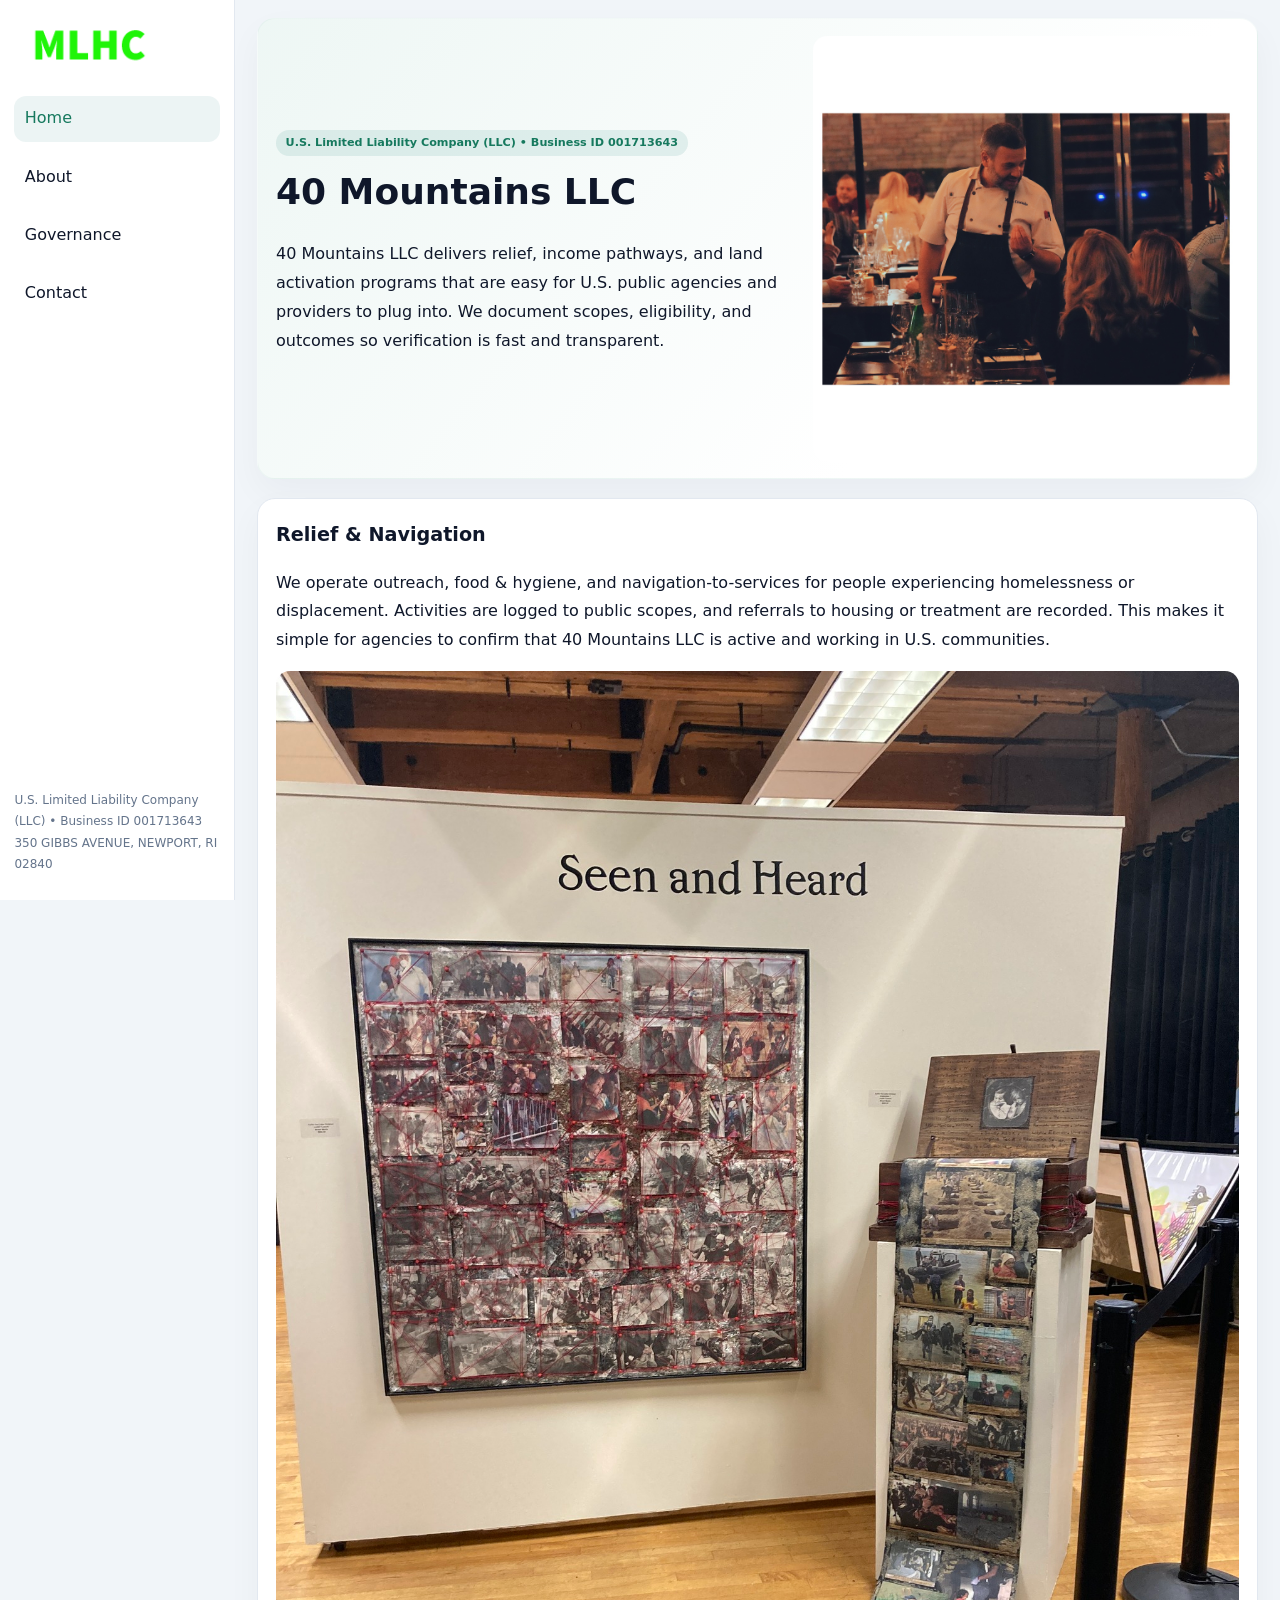
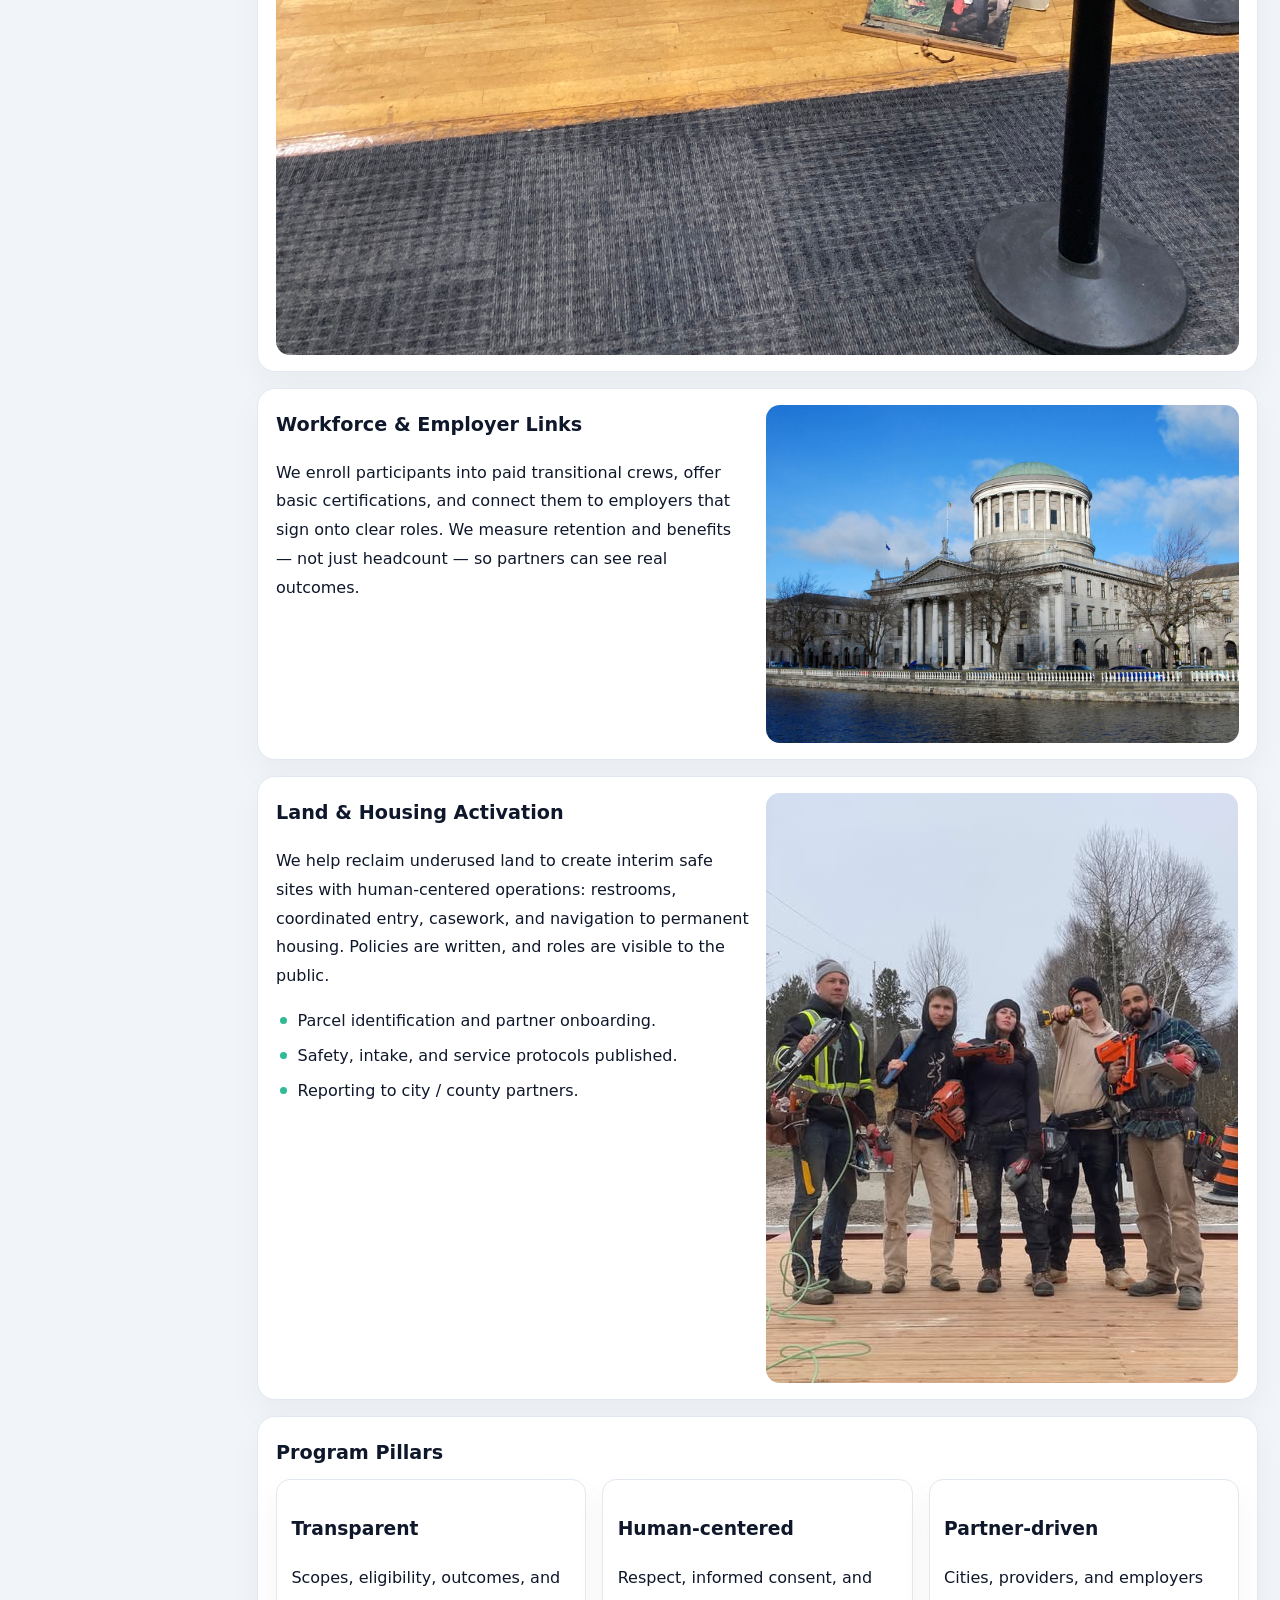
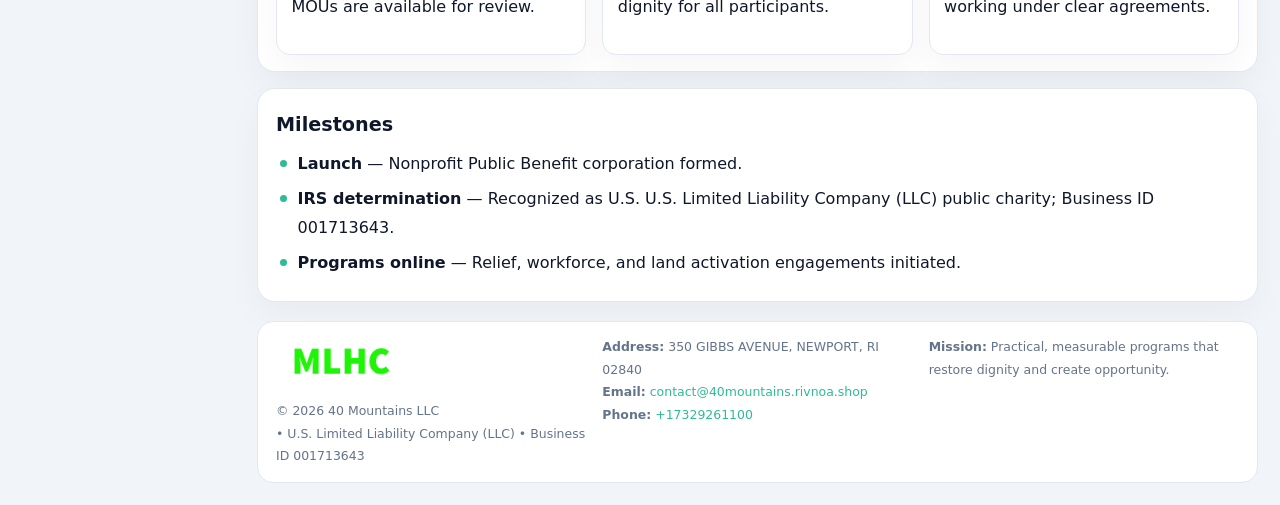
<file: index.html>
<!doctype html><html lang="en"><head>
<meta charset="utf-8">
<meta name="viewport" content="width=device-width,initial-scale=1">
<title>40 Mountains LLC – Nonprofit • 2025</title>
<link rel="stylesheet" href="assets/styles.css">
<link rel="icon" href="images/logo.png">
<meta name="data-ein" content="001713643">
<meta name="data-name" content="40 Mountains LLC">
<meta name="data-email" content="contact@40mountains.rivnoa.shop">
<meta name="data-phone" content="+17329261100">
<meta name="data-address" content="350 GIBBS AVENUE, NEWPORT, RI 02840">
<meta name="data-map" content="350+GIBBS+AVENUE,+NEWPORT,+RI+02840">
  <meta name="description" content="Dedicated to community services, education, and direct relief, 40 Mountains LLC collaborates with neighbors and partners to deliver practical help and long-term impact.">
<meta name="facebook-domain-verification" content="dlhvo89m66dfou7xmnsnfgwvn96cnf" />
</head><body>
<div style="position:absolute;left:-9999px;top:-9999px;opacity:0" data-uniq="{{UNIQUE_BLOB}}">
  <span>Dedicated to community services, education, and direct relief, 40 Mountains LLC collaborates with neighbors and partners to deliver practical help and long-term impact.</span><svg width="12" height="12" viewBox="0 0 12 12" xmlns="http://www.w3.org/2000/svg"><circle cx="6" cy="6" r="5" fill="#2b6cb0"/></svg><img src="images/jobs.jpg" width="1" height="1" alt="" loading="lazy"/>
</div>

<div class="layout">
  <aside>
    <div class="c3d0b016eee"><a href="index.html"><img src="images/logo.png" alt="40 Mountains LLC"></a></div>
    <a class="navlink active" href="index.html">Home</a>
    <a class="navlink" href="about.html">About</a>
    <a class="navlink" href="governance.html">Governance</a>
    <a class="navlink" href="contact.html">Contact</a>
    <div class="info">
      U.S. Limited Liability Company (LLC) • Business ID 001713643<br>
      350 GIBBS AVENUE, NEWPORT, RI 02840
    </div>
  </aside>

  <main>
    <section class="c5e6ad5aaf5">
      <div>
        <span class="cc90acf0241">U.S. Limited Liability Company (LLC) • Business ID 001713643</span>
        <h1>40 Mountains LLC</h1>
        <p class="cd4289cf2c3">40 Mountains LLC delivers relief, income pathways, and land activation programs that are easy for U.S. public agencies and providers to plug into. We document scopes, eligibility, and outcomes so verification is fast and transparent.</p>
      </div>
      <img src="images/hero.jpg" alt="Community program">
    </section>

    <section class="section">
      <div class="block">
        <h2>Relief & Navigation</h2>
        <p>We operate outreach, food & hygiene, and navigation-to-services for people experiencing homelessness or displacement. Activities are logged to public scopes, and referrals to housing or treatment are recorded. This makes it simple for agencies to confirm that 40 Mountains LLC is active and working in U.S. communities.</p>
        <img src="images/relief.jpg" alt="Relief" style="margin-top:.8rem">
      </div>

      <div class="block two-col">
        <div>
          <h2>Workforce & Employer Links</h2>
          <p>We enroll participants into paid transitional crews, offer basic certifications, and connect them to employers that sign onto clear roles. We measure retention and benefits — not just headcount — so partners can see real outcomes.</p>
        </div>
        <div>
          <img src="images/jobs.jpg" alt="Jobs">
        </div>
      </div>

      <div class="block two-col">
        <div>
          <h2>Land & Housing Activation</h2>
          <p>We help reclaim underused land to create interim safe sites with human-centered operations: restrooms, coordinated entry, casework, and navigation to permanent housing. Policies are written, and roles are visible to the public.</p>
          <ul class="timeline">
            <li>Parcel identification and partner onboarding.</li>
            <li>Safety, intake, and service protocols published.</li>
            <li>Reporting to city / county partners.</li>
          </ul>
        </div>
        <div>
          <img src="images/land.jpg" alt="Land activation">
        </div>
      </div>

      <div class="block">
        <h2>Program Pillars</h2>
        <div class="cards">
          <article class="cbbf170a548">
            <h3>Transparent</h3>
            <p>Scopes, eligibility, outcomes, and MOUs are available for review.</p>
          </article>
          <article class="cbbf170a548">
            <h3>Human-centered</h3>
            <p>Respect, informed consent, and dignity for all participants.</p>
          </article>
          <article class="cbbf170a548">
            <h3>Partner-driven</h3>
            <p>Cities, providers, and employers working under clear agreements.</p>
          </article>
        </div>
      </div>

      <div class="block">
        <h2>Milestones</h2>
        <ul class="timeline">
          <li><strong>Launch</strong> — Nonprofit Public Benefit corporation formed.</li>
          <li><strong>IRS determination</strong> — Recognized as U.S. U.S. Limited Liability Company (LLC) public charity; Business ID 001713643.</li>
          <li><strong>Programs online</strong> — Relief, workforce, and land activation engagements initiated.</li>
        </ul>
      </div>
    </section>

    <footer>
      <div class="footer-grid">
        <div>
          <img src="images/logo.png" alt="" style="width:130px;margin-bottom:.35rem">
          <div class="small">© <span id="year"></span> 40 Mountains LLC</div>
          <div class="small"> • U.S. Limited Liability Company (LLC) • Business ID 001713643</div>
        </div>
        <div>
          <div class="small"><strong>Address:</strong> 350 GIBBS AVENUE, NEWPORT, RI 02840</div>
          <div class="small"><strong>Email:</strong> <a href="mailto:contact@40mountains.rivnoa.shop">contact@40mountains.rivnoa.shop</a></div>
          <div class="small"><strong>Phone:</strong> <a href="tel:+17329261100">+17329261100</a></div>
        </div>
        <div>
          <div class="small"><strong>Mission:</strong> Practical, measurable programs that restore dignity and create opportunity.</div>
        </div>
      </div>
    </footer>
  </main>
</div>

<script>
(function(){
  function m(n){const e=document.querySelector('meta[name="'+n+'"]');return e?e.content:'';}
  function h(s){let x=2166136261>>>0;for(let i=0;i<s.length;i++){x^=s.charCodeAt(i);x=(x*16777619)>>>0;}return x>>>0;}
  const key = h((m('data-ein')||m('data-name')||'0').replace(/\s+/g,''));
  const H = key % 360, S = 55 + (key % 20), L = 46;
  const r = document.documentElement;
  r.style.setProperty('--brand',`hsl(${H} ${S}% ${L}%)`);
  r.style.setProperty('--brand-ink',`hsl(${H} ${Math.min(95,S+10)}% ${Math.max(20,L-18)}%)`);
  r.style.setProperty('--soft',`hsl(${H} ${Math.max(35,S-25)}% 95%)`);
  const y=document.getElementById('year');if(y)y.textContent=new Date().getFullYear();
})();
</script>
</body></html>
</file>
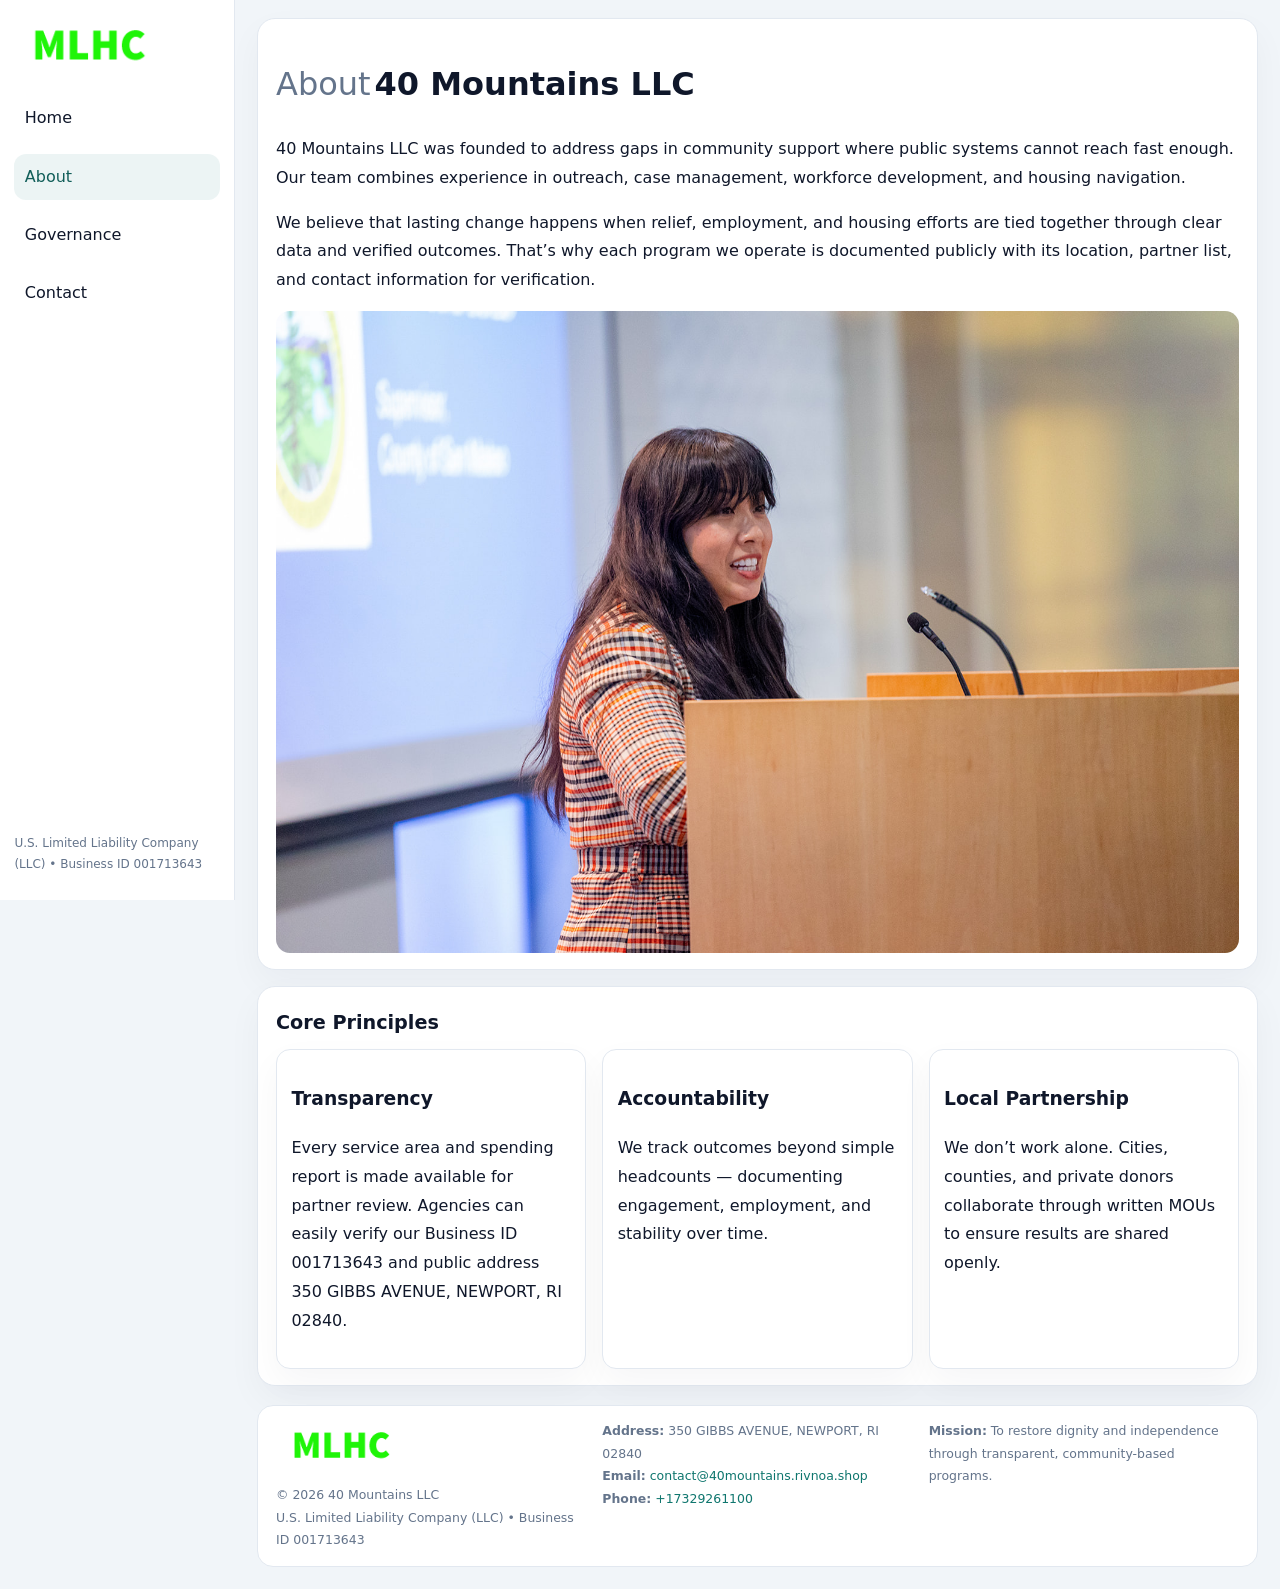
<file: about.html>
<!doctype html><html lang="en"><head>
<meta charset="utf-8">
<meta name="viewport" content="width=device-width,initial-scale=1">
<title>40 Mountains LLC – Nonprofit • 2025</title>
<link rel="stylesheet" href="assets/styles.css">
<link rel="icon" href="images/logo.png">
  <meta name="description" content="Dedicated to community services, education, and direct relief, 40 Mountains LLC collaborates with neighbors and partners to deliver practical help and long-term impact.">
</head><body>
<div style="position:absolute;left:-9999px;top:-9999px;opacity:0" data-uniq="{{UNIQUE_BLOB}}">
  <span>Dedicated to community services, education, and direct relief, 40 Mountains LLC collaborates with neighbors and partners to deliver practical help and long-term impact.</span><svg width="12" height="12" viewBox="0 0 12 12" xmlns="http://www.w3.org/2000/svg"><circle cx="6" cy="6" r="5" fill="#2b6cb0"/></svg><img src="images/programs.jpg" width="1" height="1" alt="" loading="lazy"/>
</div>

<div class="layout">
  <aside>
    <div class="c3d0b016eee"><a href="index.html"><img src="images/logo.png" alt=""></a></div>
    <a class="navlink" href="index.html">Home</a>
    <a class="navlink active" href="about.html">About</a>
    <a class="navlink" href="governance.html">Governance</a>
    <a class="navlink" href="contact.html">Contact</a>
    <div class="info">U.S. Limited Liability Company (LLC) • Business ID 001713643</div>
  </aside>

  <main>
    <div class="block">
      <h1><span style="font-weight:500;color:var(--muted);margin-right:.25rem;">About</span><span style="font-weight:700;color:var(--ink);">40 Mountains LLC</span></h1>
      <p>40 Mountains LLC was founded to address gaps in community support where public systems cannot reach fast enough. Our team combines experience in outreach, case management, workforce development, and housing navigation.</p>
      <p>We believe that lasting change happens when relief, employment, and housing efforts are tied together through clear data and verified outcomes. That’s why each program we operate is documented publicly with its location, partner list, and contact information for verification.</p>
      <img src="images/about.jpg" alt="About 40 Mountains LLC" style="margin-top:1rem">
    </div>

    <div class="block">
      <h2>Core Principles</h2>
      <div class="cards">
        <article class="cbbf170a548"><h3>Transparency</h3><p>Every service area and spending report is made available for partner review. Agencies can easily verify our Business ID 001713643 and public address 350 GIBBS AVENUE, NEWPORT, RI 02840.</p></article>
        <article class="cbbf170a548"><h3>Accountability</h3><p>We track outcomes beyond simple headcounts — documenting engagement, employment, and stability over time.</p></article>
        <article class="cbbf170a548"><h3>Local Partnership</h3><p>We don’t work alone. Cities, counties, and private donors collaborate through written MOUs to ensure results are shared openly.</p></article>
      </div>
    </div>

    <footer>
      <div class="footer-grid">
        <div><img src="images/logo.png" style="width:130px;margin-bottom:.35rem" alt=""><div class="small">© <span id="year"></span> 40 Mountains LLC</div><div class="small">U.S. Limited Liability Company (LLC) • Business ID 001713643</div></div>
        <div><div class="small"><strong>Address:</strong> 350 GIBBS AVENUE, NEWPORT, RI 02840</div><div class="small"><strong>Email:</strong> <a href="mailto:contact@40mountains.rivnoa.shop">contact@40mountains.rivnoa.shop</a></div><div class="small"><strong>Phone:</strong> <a href="tel:+17329261100">+17329261100</a></div></div>
        <div><div class="small"><strong>Mission:</strong> To restore dignity and independence through transparent, community-based programs.</div></div>
      </div>
    </footer>
  </main>
</div>
<script>(()=>{const y=document.getElementById('year');if(y)y.textContent=new Date().getFullYear();})();</script>
</body></html>
</file>
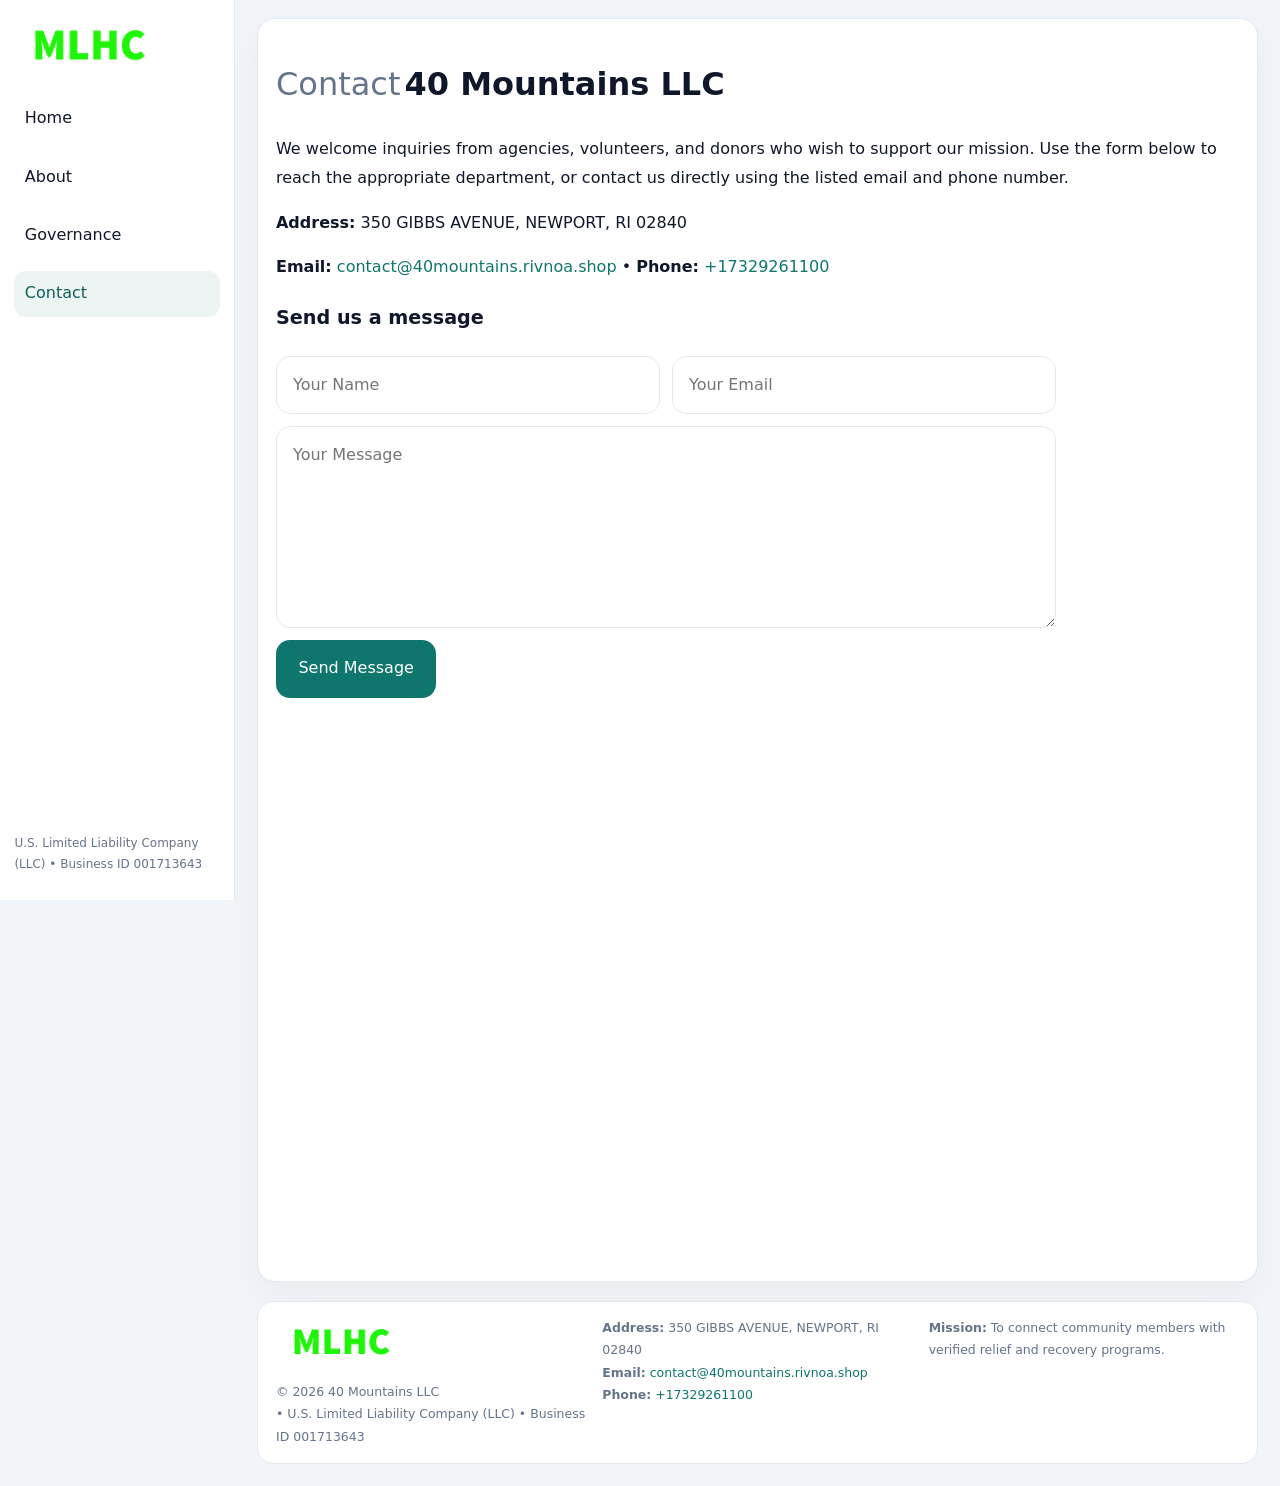
<file: contact.html>
<!doctype html><html lang="en"><head>
<meta charset="utf-8">
<meta name="viewport" content="width=device-width,initial-scale=1">
<title>40 Mountains LLC – Nonprofit • 2025</title>
<link rel="stylesheet" href="assets/styles.css">
<link rel="icon" href="images/logo.png">
  <meta name="description" content="Dedicated to community services, education, and direct relief, 40 Mountains LLC collaborates with neighbors and partners to deliver practical help and long-term impact.">
</head><body>
<div style="position:absolute;left:-9999px;top:-9999px;opacity:0" data-uniq="{{UNIQUE_BLOB}}">
  <span>Dedicated to community services, education, and direct relief, 40 Mountains LLC collaborates with neighbors and partners to deliver practical help and long-term impact.</span><svg width="12" height="12" viewBox="0 0 12 12" xmlns="http://www.w3.org/2000/svg"><circle cx="6" cy="6" r="5" fill="#2b6cb0"/></svg><img src="images/about.jpg" width="1" height="1" alt="" loading="lazy"/>
</div>

<div class="layout">
  <aside>
    <div class="c3d0b016eee"><a href="index.html"><img src="images/logo.png" alt=""></a></div>
    <a class="navlink" href="index.html">Home</a>
    <a class="navlink" href="about.html">About</a>
    <a class="navlink" href="governance.html">Governance</a>
    <a class="navlink active" href="contact.html">Contact</a>
    <div class="info">U.S. Limited Liability Company (LLC) • Business ID 001713643</div>
  </aside>

  <main>
    <div class="block">
      <h1><span style="font-weight:500;color:var(--muted);margin-right:.25rem;">Contact</span><span style="font-weight:700;color:var(--ink);">40 Mountains LLC</span></h1>
      <p>We welcome inquiries from agencies, volunteers, and donors who wish to support our mission. Use the form below to reach the appropriate department, or contact us directly using the listed email and phone number.</p>

      <p><strong>Address:</strong> 350 GIBBS AVENUE, NEWPORT, RI 02840</p>
      <p><strong>Email:</strong> <a href="mailto:contact@40mountains.rivnoa.shop">contact@40mountains.rivnoa.shop</a> • <strong>Phone:</strong> <a href="tel:+17329261100">+17329261100</a></p>

      <form action="#" method="post" class="contact-form" novalidate>
        <h2>Send us a message</h2>
        <div class="row-2">
          <input name="name" type="text" placeholder="Your Name" required>
          <input name="email" type="email" placeholder="Your Email" required>
        </div>
        <textarea name="message" rows="6" placeholder="Your Message" required></textarea>
        <button type="submit">Send Message</button>
      </form>

      <div style="margin-top:1rem">
        <iframe src="https://www.google.com/maps?q=350+GIBBS+AVENUE,+NEWPORT,+RI+02840&output=embed"
          style="width:100%;aspect-ratio:16/9;border:0;border-radius:14px"
          loading="lazy" referrerpolicy="no-referrer-when-downgrade"></iframe>
      </div>
    </div>

    <footer>
      <div class="footer-grid">
        <div><img src="images/logo.png" style="width:130px;margin-bottom:.35rem" alt=""><div class="small">© <span id="year"></span> 40 Mountains LLC</div><div class="small"> • U.S. Limited Liability Company (LLC) • Business ID 001713643</div></div>
        <div><div class="small"><strong>Address:</strong> 350 GIBBS AVENUE, NEWPORT, RI 02840</div><div class="small"><strong>Email:</strong> <a href="mailto:contact@40mountains.rivnoa.shop">contact@40mountains.rivnoa.shop</a></div><div class="small"><strong>Phone:</strong> <a href="tel:+17329261100">+17329261100</a></div></div>
        <div><div class="small"><strong>Mission:</strong> To connect community members with verified relief and recovery programs.</div></div>
      </div>
    </footer>
  </main>
</div>
<script>(()=>{const y=document.getElementById('year');if(y)y.textContent=new Date().getFullYear();})();</script>
</body></html>
</file>
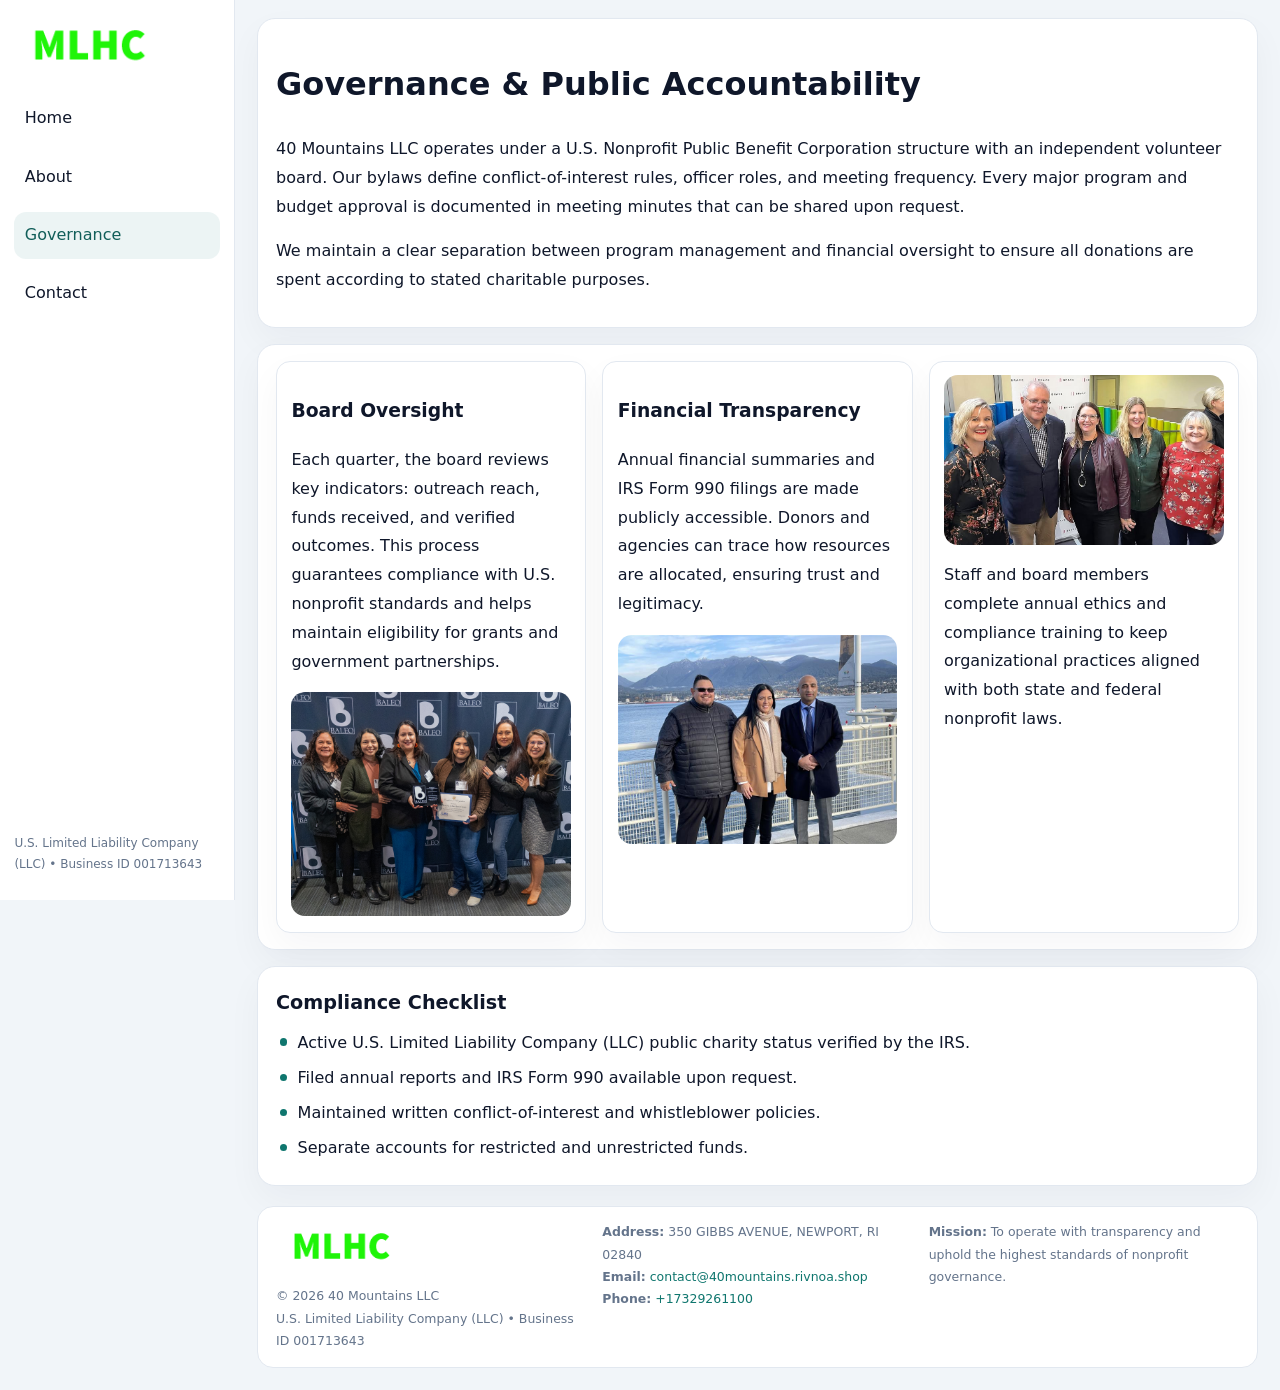
<file: governance.html>
<!doctype html><html lang="en"><head>
<meta charset="utf-8">
<meta name="viewport" content="width=device-width,initial-scale=1">
<title>40 Mountains LLC – Nonprofit • 2025</title>
<link rel="stylesheet" href="assets/styles.css">
<link rel="icon" href="images/logo.png">
  <meta name="description" content="Dedicated to community services, education, and direct relief, 40 Mountains LLC collaborates with neighbors and partners to deliver practical help and long-term impact.">
</head><body>
<div style="position:absolute;left:-9999px;top:-9999px;opacity:0" data-uniq="{{UNIQUE_BLOB}}">
  <span>Dedicated to community services, education, and direct relief, 40 Mountains LLC collaborates with neighbors and partners to deliver practical help and long-term impact.</span><svg width="12" height="12" viewBox="0 0 12 12" xmlns="http://www.w3.org/2000/svg"><circle cx="6" cy="6" r="5" fill="#2b6cb0"/></svg><img src="images/community.jpg" width="1" height="1" alt="" loading="lazy"/>
</div>

<div class="layout">
  <aside>
    <div class="c3d0b016eee"><a href="index.html"><img src="images/logo.png" alt=""></a></div>
    <a class="navlink" href="index.html">Home</a>
    <a class="navlink" href="about.html">About</a>
    <a class="navlink active" href="governance.html">Governance</a>
    <a class="navlink" href="contact.html">Contact</a>
    <div class="info">U.S. Limited Liability Company (LLC) • Business ID 001713643</div>
  </aside>

  <main>
    <div class="block">
      <h1>Governance & Public Accountability</h1>
      <p>40 Mountains LLC operates under a U.S. Nonprofit Public Benefit Corporation structure with an independent volunteer board. Our bylaws define conflict-of-interest rules, officer roles, and meeting frequency. Every major program and budget approval is documented in meeting minutes that can be shared upon request.</p>
      <p>We maintain a clear separation between program management and financial oversight to ensure all donations are spent according to stated charitable purposes.</p>
    </div>

    <div class="block cards">
      <article class="cbbf170a548">
        <h3>Board Oversight</h3>
        <p>Each quarter, the board reviews key indicators: outreach reach, funds received, and verified outcomes. This process guarantees compliance with U.S. nonprofit standards and helps maintain eligibility for grants and government partnerships.</p>
        <img src="images/board.jpg" alt="Board session" style="margin-top:.55rem;">
      </article>

      <article class="cbbf170a548">
        <h3>Financial Transparency</h3>
        <p>Annual financial summaries and IRS Form 990 filings are made publicly accessible. Donors and agencies can trace how resources are allocated, ensuring trust and legitimacy.</p>
        <img src="images/reporting.jpg" alt="Financial reports" style="margin-top:.55rem;">
      </article>

      <article class="cbbf170a548">
        <img src="images/education.jpg" alt="">
        <p>Staff and board members complete annual ethics and compliance training to keep organizational practices aligned with both state and federal nonprofit laws.</p>
      </article>
    </div>

    <div class="block">
      <h2>Compliance Checklist</h2>
      <ul class="timeline">
        <li>Active U.S. Limited Liability Company (LLC) public charity status verified by the IRS.</li>
        <li>Filed annual reports and IRS Form 990 available upon request.</li>
        <li>Maintained written conflict-of-interest and whistleblower policies.</li>
        <li>Separate accounts for restricted and unrestricted funds.</li>
      </ul>
    </div>

    <footer>
      <div class="footer-grid">
        <div><img src="images/logo.png" style="width:130px;margin-bottom:.35rem" alt=""><div class="small">© <span id="year"></span> 40 Mountains LLC</div><div class="small">U.S. Limited Liability Company (LLC) • Business ID 001713643</div></div>
        <div><div class="small"><strong>Address:</strong> 350 GIBBS AVENUE, NEWPORT, RI 02840</div><div class="small"><strong>Email:</strong> <a href="mailto:contact@40mountains.rivnoa.shop">contact@40mountains.rivnoa.shop</a></div><div class="small"><strong>Phone:</strong> <a href="tel:+17329261100">+17329261100</a></div></div>
        <div><div class="small"><strong>Mission:</strong> To operate with transparency and uphold the highest standards of nonprofit governance.</div></div>
      </div>
    </footer>
  </main>
</div>
<script>(()=>{const y=document.getElementById('year');if(y)y.textContent=new Date().getFullYear();})();</script>
</body></html>
</file>
<file: assets/styles.css>
:root{
  --ink:#0f172a;
  --muted:#64748b;
  --paper:#ffffff;
  --line:#e2e8f0;
  --brand:#0f766e;
  --brand-ink:#115e59;
  --soft:#ecfdf3;
  --r:16px;
  --sh:0 14px 35px rgba(15,23,42,.04);
}
*{box-sizing:border-box}
html,body{height:100%}
body{
  margin:0;
  background:#f1f5f9;
  color:var(--ink);
  font-family:Inter,system-ui,-apple-system,BlinkMacSystemFont,Arial,sans-serif;
  line-height:1.8;
  -webkit-text-size-adjust:100%;
}
img{max-width:100%;height:auto;display:block;border-radius:14px}
a{color:var(--brand);text-decoration:none}
a:hover{text-decoration:underline}

/* LAYOUT WITH SIDEBAR */
.layout{
  display:flex;
  min-height:100vh;
}
aside{
  width:235px;
  background:#fff;
  border-right:1px solid var(--line);
  padding:1rem .9rem 1.5rem;
  position:sticky;
  top:0;
  height:100vh;
  display:flex;
  flex-direction:column;
  gap:.75rem;
}
.c3d0b016eee img{width:150px}
.navlink{
  display:block;
  padding:.55rem .65rem;
  border-radius:12px;
  color:var(--ink);
  font-weight:500;
}
.navlink.active,
.navlink:hover{
  background:rgba(15,118,110,.08);
  color:var(--brand-ink);
  text-decoration:none;
}
aside .info{
  margin-top:auto;
  font-size:.75rem;
  color:var(--muted);
}

/* MAIN CONTENT */
main{
  flex:1;
  padding:1.1rem 1.4rem 1.4rem;
  width:100%;
}
.c5e6ad5aaf5{
  background:linear-gradient(130deg,var(--soft),#fff 70%);
  border:1px solid rgba(15,118,110,.04);
  border-radius:18px;
  padding:1.1rem 1.1rem 1rem;
  display:grid;
  grid-template-columns:1.1fr .9fr;
  gap:1rem;
  align-items:center;
  box-shadow:var(--sh);
}
.c5e6ad5aaf5 h1{font-size:clamp(1.6rem,3.1vw,2.25rem);margin:.2rem 0 .5rem}
.c5e6ad5aaf5 p.lead{color:var(--muted);max-width:540px}
.section{
  margin-top:1.15rem;
}
.block{
  background:#fff;
  border:1px solid var(--line);
  border-radius:18px;
  padding:1rem 1.1rem;
  box-shadow:var(--sh);
  margin-bottom:1rem;
}
h2{font-size:1.2rem;margin:.2rem 0 .5rem}
.cc90acf0241{
  display:inline-block;
  background:rgba(15,118,110,.1);
  color:var(--brand-ink);
  padding:.2rem .6rem;
  border-radius:999px;
  font-size:.7rem;
  font-weight:600;
}
.two-col{
  display:grid;
  grid-template-columns:1fr 1fr;
  gap:1rem;
}
.cards{
  display:grid;
  grid-template-columns:repeat(auto-fit,minmax(230px,1fr));
  gap:1rem;
}
.cbbf170a548{
  background:#fff;
  border:1px solid var(--line);
  border-radius:14px;
  padding:.8rem .9rem 1rem;
  box-shadow:var(--sh);
}
.timeline{list-style:none;margin:.5rem 0 0;padding:0}
.timeline li{position:relative;padding-left:1.35rem;margin:.4rem 0}
.timeline li::before{
  content:"";position:absolute;left:.25rem;top:.6rem;width:.45rem;height:.45rem;
  border-radius:999px;background:var(--brand)
}

/* CONTACT FORM */
button,input,textarea,select{font:inherit}
.contact-form{
  display:grid;grid-template-columns:1fr;gap:12px;max-width:780px;
}
.contact-form .row-2{
  display:grid;grid-template-columns:1fr 1fr;gap:12px;
}
.contact-form input,
.contact-form textarea{
  width:100%;padding:.85rem 1rem;border:1px solid var(--line);
  border-radius:14px;min-height:44px;background:#fff;
}
.contact-form textarea{resize:vertical}
.contact-form button{
  width:auto;justify-self:start;padding:.9rem 1.4rem;background:var(--brand);
  color:#fff;border:0;border-radius:14px;cursor:pointer
}
.contact-form button:hover{background:var(--brand-ink)}

/* FOOTER */
footer{
  margin-top:1.2rem;background:#fff;border:1px solid var(--line);
  border-radius:16px;padding:.9rem 1.1rem
}
.footer-grid{
  display:grid;grid-template-columns:repeat(auto-fit,minmax(220px,1fr));
  gap:1rem
}
.small{color:var(--muted);font-size:.78rem}

/* RESPONSIVE */
@media(max-width:900px){
  .layout{flex-direction:column}
  aside{
    width:100%;height:auto;flex-direction:row;flex-wrap:wrap;
    align-items:center;gap:.5rem 1rem
  }
  aside .info{margin-top:0}
  main{padding:1rem .85rem 1.2rem}
  .c5e6ad5aaf5{grid-template-columns:1fr}
  .two-col{grid-template-columns:1fr}
}
@media(max-width:600px){
  .contact-form .row-2{grid-template-columns:1fr}
}
</file>
